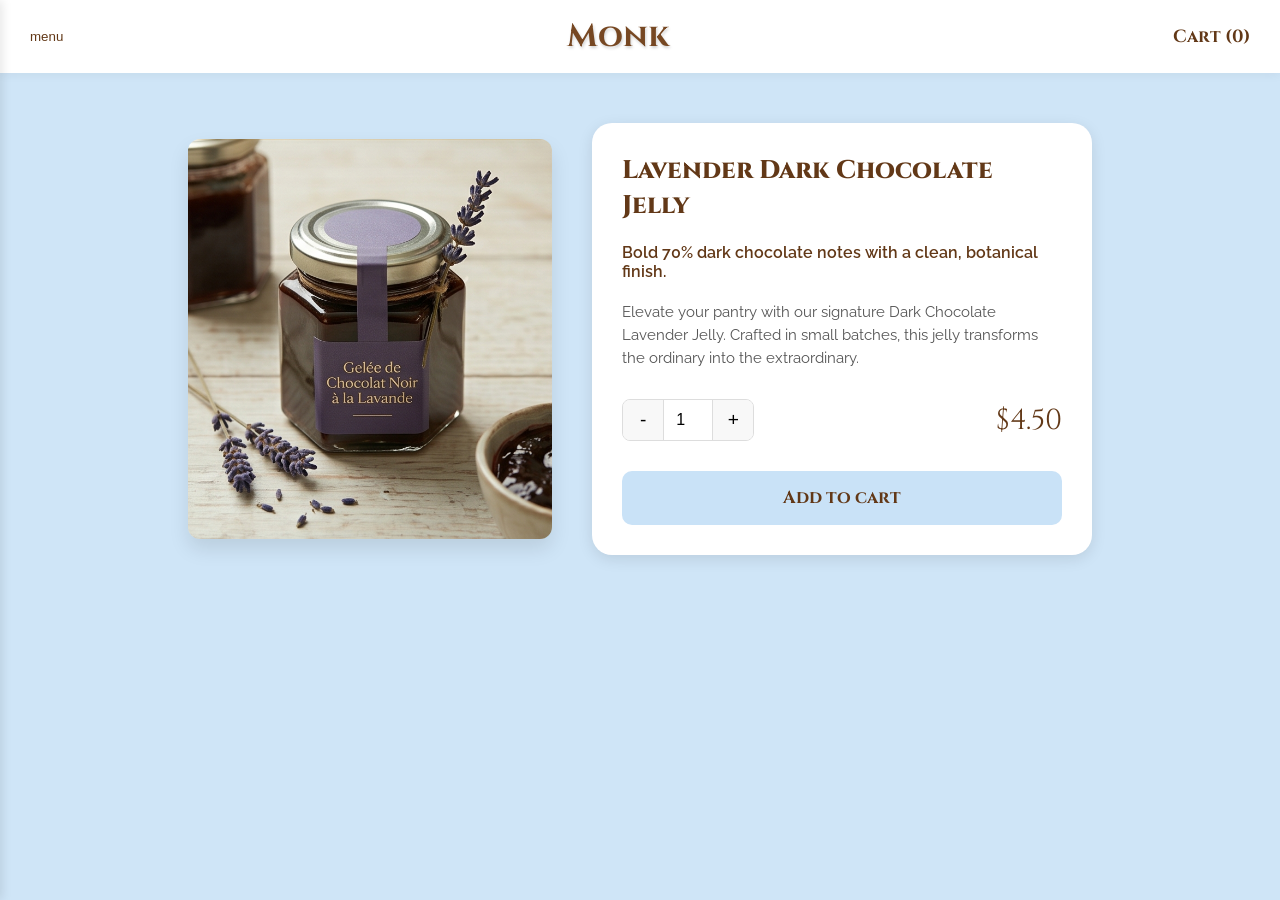
<file: cart.html>
<!DOCTYPE html>
<html lang="en">
<head>
    <meta charset="UTF-8">
    <meta name="viewport" content="width=device-width, initial-scale=1.0">
    <title>Monk|cart</title>
    <link rel="stylesheet" href="cart.css">
</head>
<body>
   <div id="sidebar">
        <span class="material-symbols-outlined close-btn" onclick="toggleSidebar()">close</span>
        <h2 style="font-family: Cinzel; margin-top: 40px;">Menu</h2>
        <ul style="list-style: none; margin-top: 20px;">
            <li style="margin: 10px 0;"><a href="#" style="text-decoration: none; color: brown;">Home</a></li>
            <li style="margin: 10px 0;"><a href="#" style="text-decoration: none; color: brown;">Products</a></li>
            <li style="margin: 10px 0;"><a href="#" style="text-decoration: none; color: brown;">Contact</a></li>
        </ul>
    </div>

    <nav>
        <button class="menu" onclick="toggleSidebar()">
        <span class="material-symbols-outlined">menu</span>
        </button>
        <p>Monk</p>
        <a href="#" id="cart-count">Cart (0)</a>
    </nav>

    <section>
        <img src="chocolate2.png" alt="Lavender dark chocolate jelly">
        
        <div class="cart-details">
            <h1 class="cart-item">Lavender Dark Chocolate Jelly</h1>
            <p class="short-description">Bold 70% dark chocolate notes with a clean, botanical finish.</p>
            <p class="description">Elevate your pantry with our signature Dark Chocolate Lavender Jelly. Crafted in small batches, this jelly transforms the ordinary into the extraordinary.</p>
            
            <div class="qty-container">
                <div class="qty-controls">
                    <button onclick="updateQty(-1)">-</button>
                    <input type="number" id="qty-input" value="1" min="1" onchange="calculateTotal()">
                    <button onclick="updateQty(1)">+</button>
                </div>
                <div class="price-label" id="price-display">$4.50</div>
            </div>

            <button class="addcart" onclick="addToCart()">Add to cart</button>  
        </div>
    </section>
  <script src="cart.js"></script>
</div>
</body>
</html>
</file>
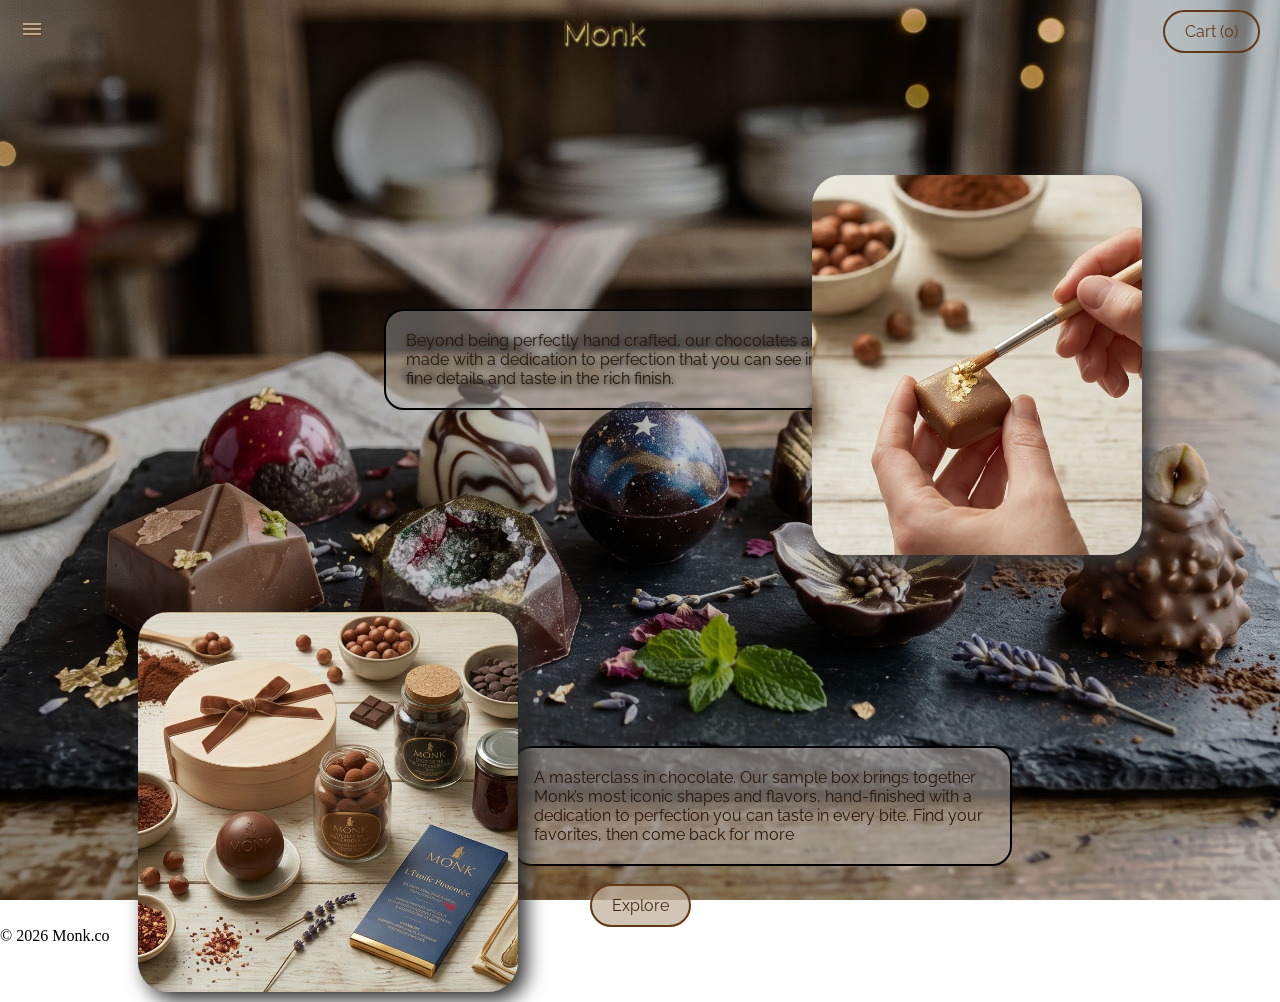
<file: sample.html>
<!DOCTYPE html>
<html lang="en">
<head>
    <meta charset="UTF-8">
    <meta name="viewport" content="width=device-width, initial-scale=1.0">
    <title>Monk|sample</title>
    <link rel="stylesheet" href="sample.css">
    <link rel="stylesheet" href="https://fonts.googleapis.com/css2?family=Material+Symbols+Outlined:opsz,wght,FILL,GRAD@24,400,0,0&icon_names=menu" />
</head>
<body>
    <nav>
        <button class="menu"><span class="material-symbols-outlined">menu</span></button>
        <p>Monk</p>
        <a href="cart.html">Cart (0)</a>
    </nav>
    <aside>
        <img src="background1.png" alt="" height="400" width="350">
    </aside>
    <div class="centered">Beyond being perfectly hand crafted, our chocolates are made with a dedication to perfection that you can see in the fine details and taste in the rich finish.</div>
    <section>
        <img src="chocolate1.png" alt="" height="400" width="400">
    </section>
    <div class="base-right">A masterclass in chocolate. Our sample box brings together Monk’s most iconic shapes and flavors, hand-finished with a dedication to perfection you can taste in every bite. Find your favorites, then come back for more </div>
     <br>
     <div class="btn">
     <a href="collection.html">Explore</a>
     </div>
     <footer>
    <p style="font-family:'Times New Roman', Times, serif;">&copy; 2026 Monk.co </p>
</footer>
</body>

</html>
</file>
<file: cart.css>
@import url('https://fonts.googleapis.com/css2?family=Raleway:ital,wght@0,100..900;1,100..900&display=swap');
  @import url('https://fonts.googleapis.com/css2?family=Cinzel:wght@400..900&display=swap');
  @import url('https://fonts.googleapis.com/css2?family=Dancing+Script:wght@400..700&display=swap');

 * {
            margin: 0;
            padding: 0;
            box-sizing: border-box;
        }

        body {
            background-color: rgba(201, 226, 247, 0.887);
            font-family: 'Raleway', sans-serif;
        }

        nav {
            display: flex;
            justify-content: space-between;
            align-items: center;
            padding: 15px 30px;
            background: white;
            box-shadow: 0 2px 10px rgba(0,0,0,0.05);
        }

        nav a {
            text-decoration: none;
            color: rgb(98, 56, 23);
            font-family: 'Cinzel';
            font-size: 1.1rem;
            font-weight: bold;
        }

        nav p {
            font-size: 2rem;
            font-weight: bold;
            font-family: 'Cinzel';
            color: rgba(115, 66, 28, 0.97);
            text-shadow: 1px 2px 3px rgba(25, 25, 25, 0.2);
        }

        .menu {
            background: transparent;
            border: none;
            cursor: pointer;
            color: rgb(98, 56, 23);
        }

        section {
            display: flex;
            justify-content: center;
            align-items: center;
            padding: 50px 20px;
            gap: 40px;
            flex-wrap: wrap;
        }

        section img {
            height: 400px;
            border-radius: 12px;
            width: auto;
            object-fit: cover;
            box-shadow: 0 10px 20px rgba(0,0,0,0.1);
        }

        .cart-details {
            background-color: white;
            border-radius: 20px;
            box-shadow: 0 4px 15px rgba(0,0,0,0.1);
            padding: 30px;
            width: 100%;
            max-width: 500px;
            display: flex;
            flex-direction: column;
            gap: 20px;
        }

        .cart-item {
            font-size: 1.6rem;
            font-family: "Cinzel";
            font-weight: 800;
            color: rgb(98, 56, 23);
        }

        .short-description {
            font-weight: 600;
            color: rgb(98, 56, 23);
        }

        .description {
            color: #555;
            line-height: 1.5;
            font-size: 0.95rem;
        }

        .qty-container {
            display: flex;
            align-items: center;
            gap: 15px;
            margin-top: 10px;
        }

        .qty-controls {
            display: flex;
            align-items: center;
            border: 1px solid #ddd;
            border-radius: 8px;
            overflow: hidden;
        }

        .qty-controls button {
            height: 40px;
            width: 40px;
            border: none;
            background: #f8f8f8;
            cursor: pointer;
            font-size: 1.2rem;
            transition: background 0.2s;
        }

        .qty-controls button:hover {
            background: #eee;
        }

        .qty-controls input {
            height: 40px;
            width: 50px;
            text-align: center;
            border: none;
            border-left: 1px solid #ddd;
            border-right: 1px solid #ddd;
            font-size: 1rem;
            outline: none;
        }

        .price-label {
            font-size: 1.8rem;
            font-family: "Cinzel";
            color: rgb(98, 56, 23);
            margin-left: auto;
        }

        .addcart {
            margin-top: 10px;
            padding: 15px;
            background-color: #c9e2f7;
            color: rgb(98, 56, 23);
            font-family: 'Cinzel';
            font-size: 1.1rem;
            font-weight: bold;
            border: none;
            border-radius: 10px;
            cursor: pointer;
            transition: all 0.3s ease;
        }

        .addcart:hover {
            background-color: #b0d0e6;
            transform: translateY(-2px);
        }

        /* Sidebar simple styling */
        #sidebar {
            position: fixed;
            left: -250px;
            top: 0;
            width: 250px;
            height: 100%;
            background: white;
            box-shadow: 2px 0 10px rgba(0,0,0,0.1);
            transition: 0.3s;
            z-index: 100;
            padding: 20px;
        }

        #sidebar.open {
            left: 0;
        }

        .close-btn {
            float: right;
            cursor: pointer;
        }
</file>
<file: sample.css>
@import url('https://fonts.googleapis.com/css2?family=Raleway:ital,wght@0,100..900;1,100..900&display=swap');
*{
    margin: 0;
    padding: 0;
    box-sizing: border-box;
}

body{
    background: url('Gemini_Generated_Image_qc7q3oqc7q3oqc7q.png') no-repeat center center fixed ;
    background-size: cover;
}
.menu{
    border: none;
    background-color: transparent;
    color: rgb(189, 169, 142);
    text-shadow: 1px 1px 2px rgb(98, 56, 23);
    font-size: 1.5rem;
}
nav{
    display: flex;
    justify-content: space-between;
    align-items: center;
    padding: 10px 20px;
}
nav p{
    font-family:'Raleway';
    font-size: 2rem;
   color: rgb(68, 43, 23) ;
    text-shadow: 1px 3px 2px #f7ef8a;
}
nav a{
    border: 2px solid rgb(98, 56, 23);
    border-radius: 30px;
    padding: 10px 20px;
    text-decoration: none;
    color: rgb(98, 56, 23);
    background-color: transparent;
    font-family: 'Raleway';
}
aside {
    display: flex;
     justify-content:flex-end;
    align-items: end;

} 
aside img{
    margin-top: 8%;
    margin-left:80% ;
    margin-right: 10%;
    border-radius: 40px;
    /* box-shadow: 0 0 2px rgb(98, 56, 23); */
    filter: drop-shadow(8px 8px 10px rgb(59, 59, 59));
    object-fit: cover;
    transition: 0.3s ease-in-out;
    padding: 10px;
}
aside img:hover{
    transform: scale(0.9);
    filter: grayscale(70%);
}
.centered{
    display:flex ;
    justify-content: center;
    align-items: center;
    width: 500px;
    height: auto;
    flex-direction: row;
    margin-top: -20%;
    margin-left: 30%;
    background-color: rgba(179, 179, 179, 0.42);
    text-shadow: 1px 2px 6px rgba(4, 4, 4, 0.959);
    color: rgb(40, 22, 9);
    border: 2px solid black;
    border-radius: 20px;
    padding: 20px;
    font-family: 'Raleway';
}
section{
   
    display: flex;
    justify-content: flex-start;
    align-items: start;
}
section img{
    margin-top: 15%;
    margin-right:90% ;
    margin-left: 10%;
    border-radius: 40px;
    /* box-shadow: 0 0 2px rgb(98, 56, 23); */
    object-fit: cover;
    filter: drop-shadow(8px 8px 10px rgb(39, 39, 39));
    transition: 0.3s ease-in-out;
    padding: 10px;
}
section img:hover{
    transform: scale(0.9);
    filter: grayscale(70%);
}
.base-right{
    display:flex ;
    justify-content: center;
    align-items: center;
    width: 500px;
    height: auto;
    flex-direction: row;
    margin-top: -20%;
    margin-left: 40%;
    background-color: rgba(181, 173, 165, 0.551);
    text-shadow: 1px 2px 6px solid rgb(6, 6, 6);
    color: rgb(40, 22, 9);
    border: 2px solid black;
    border-radius: 20px;
    padding: 20px;
    font-family: 'Raleway';
}

.btn{
    display: flex;
    justify-content: center;
    align-items: center;
}
.btn a{
    border: 2px solid rgb(98, 56, 23);
    border-radius: 30px;
    padding: 10px 20px;
    text-decoration: none;
    color: rgb(71, 41, 18);
    background-color: rgba(193, 177, 156, 0.73);
    /* margin-left: 50%; */
    font-family: 'Raleway';
    cursor: pointer;
}
</file>
